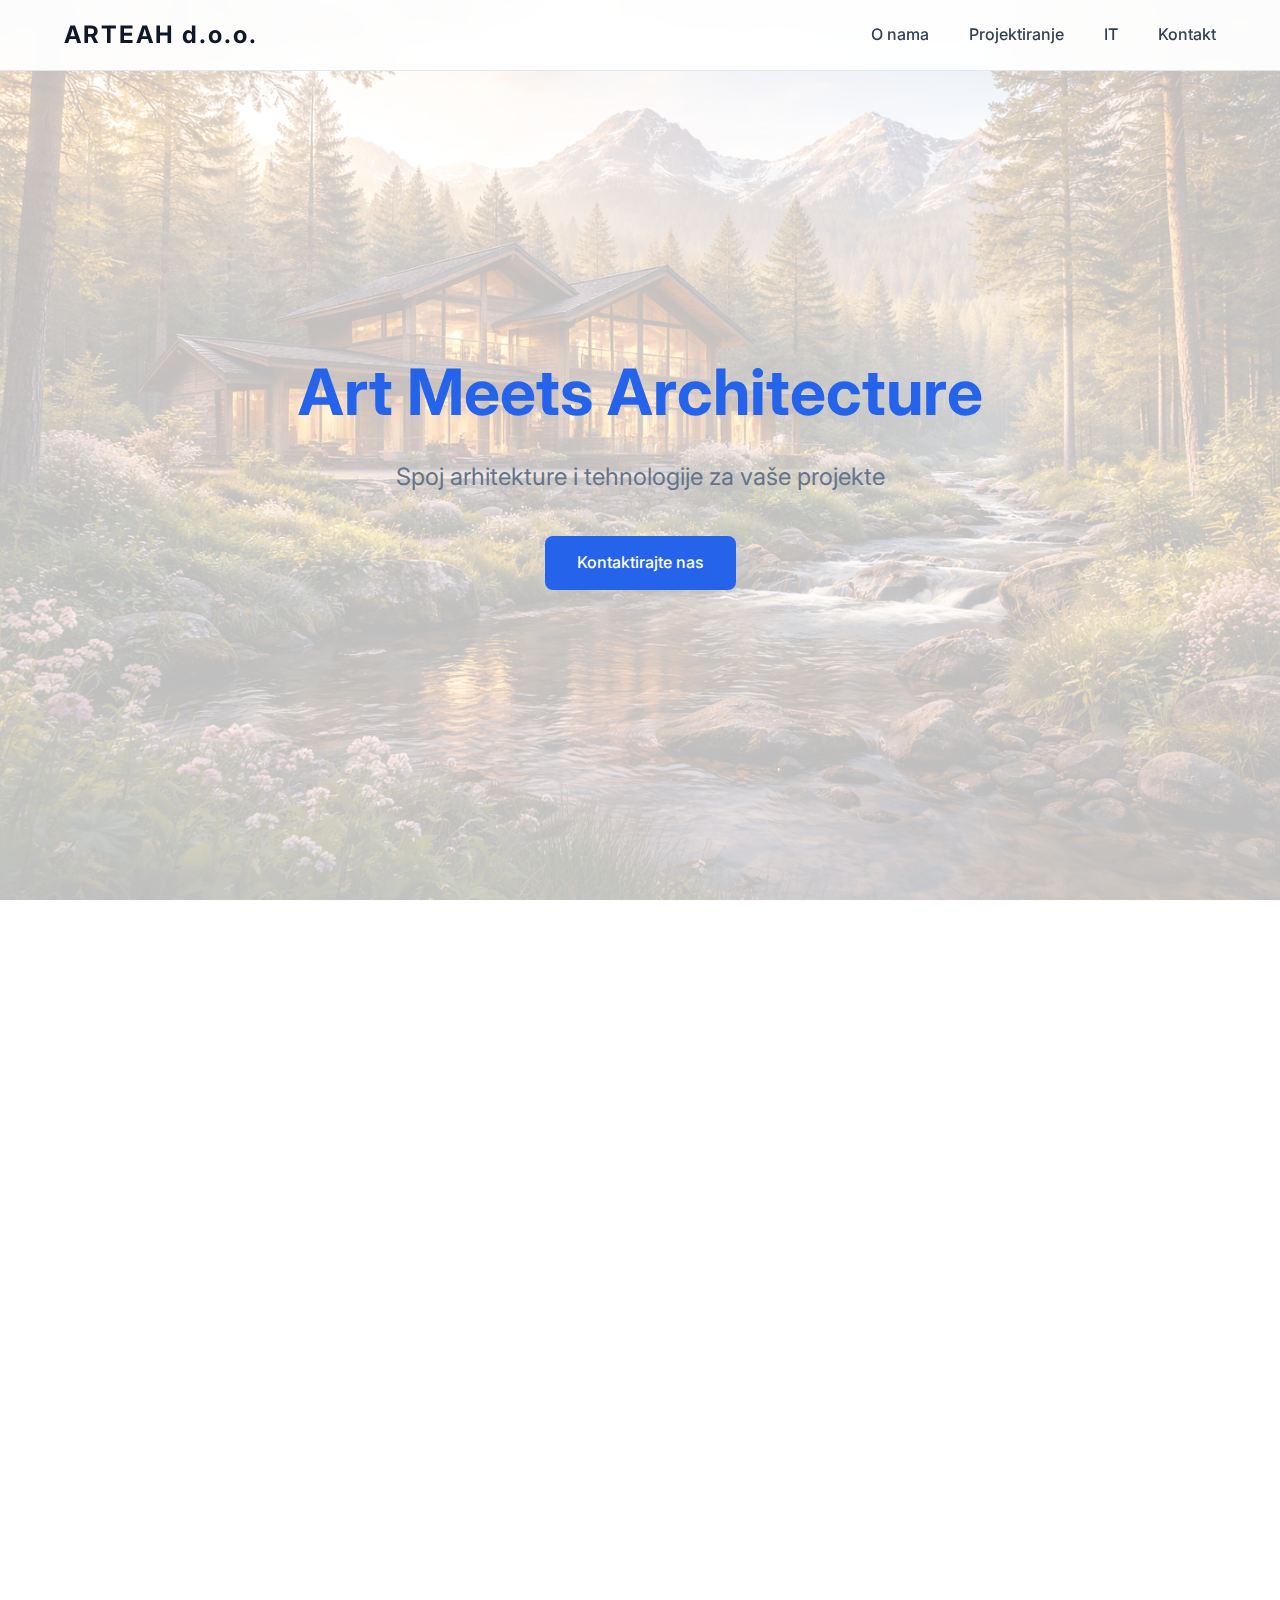
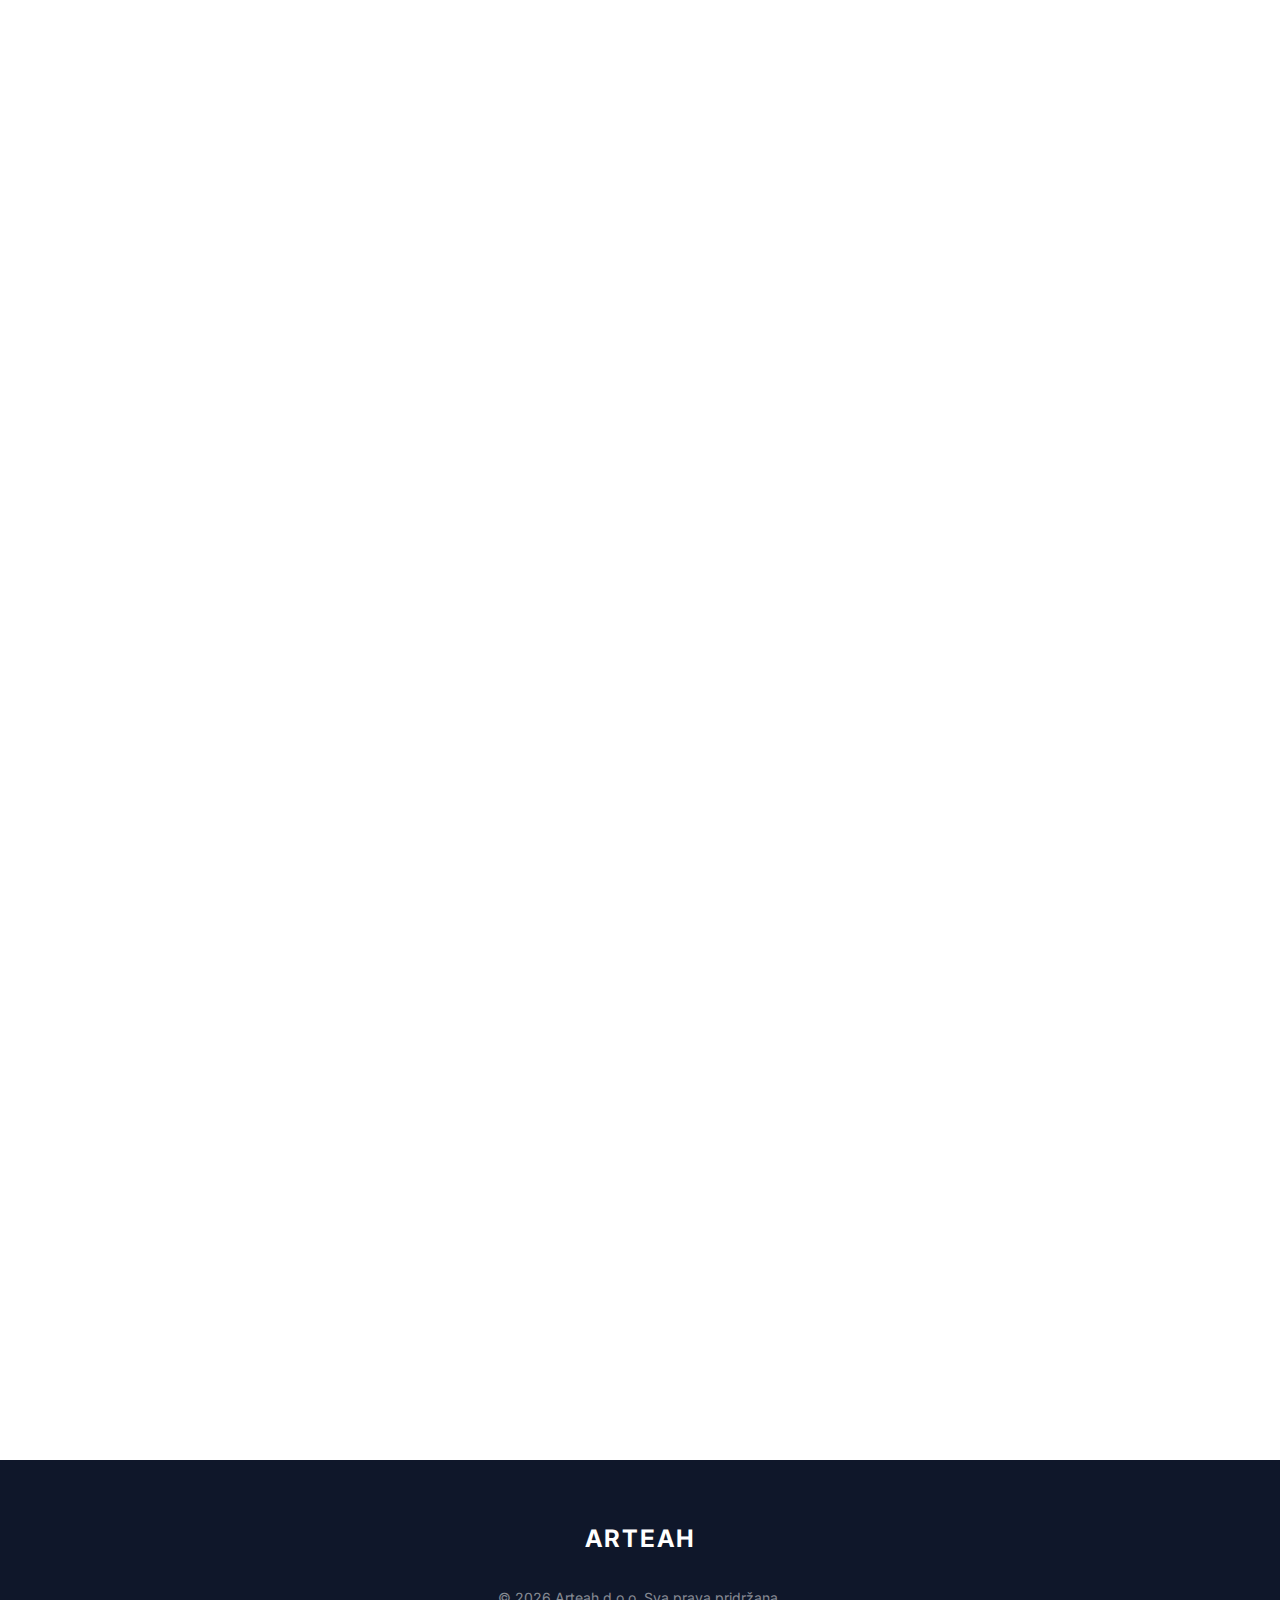
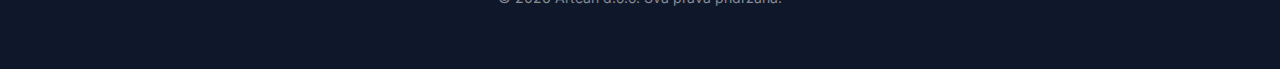
<file: index.html>
<!DOCTYPE html>
<html lang="hr">
<head>
    <meta charset="UTF-8">
    <meta name="viewport" content="width=device-width, initial-scale=1.0">
    <title>ARTEAH d.o.o.</title>
    <meta name="description" content="ARTEAH d.o.o. - Projektiranje i IT usluge, Varaždin, Hrvatska">
    <link rel="preconnect" href="https://fonts.googleapis.com">
    <link rel="preconnect" href="https://fonts.gstatic.com" crossorigin>
    <link href="https://fonts.googleapis.com/css2?family=Inter:wght@300;400;500;600;700&display=swap" rel="stylesheet">
    <link rel="stylesheet" href="styles.css">
</head>
<body>
    <nav class="navbar">
        <div class="container">
            <a href="#" class="logo">ARTEAH d.o.o.</a>
            <ul class="nav-links">
                <li><a href="#o-nama">O nama</a></li>
                <li><a href="#projektiranje">Projektiranje</a></li>
                <li><a href="#it">IT</a></li>
                <li><a href="#kontakt">Kontakt</a></li>
            </ul>
            <button class="mobile-menu-btn" aria-label="Toggle menu">
                <span></span>
                <span></span>
                <span></span>
            </button>
        </div>
    </nav>

    <header class="hero">
        <div class="hero-carousel">
            <div class="hero-slide active" style="background-image: url('img/placeholder_1.png')"></div>
            <div class="hero-slide" style="background-image: url('img/placeholder_2.png')"></div>
        </div>
        <div class="hero-overlay"></div>
        <div class="container">
            <h1><span class="highlight">Art Meets Architecture</span></h1>
            <p class="hero-subtitle">Spoj arhitekture i tehnologije za vaše projekte</p>
            <a href="#kontakt" class="btn btn-primary">Kontaktirajte nas</a>
        </div>
    </header>

    <section id="o-nama" class="section about">
        <div class="container">
            <h2>O nama</h2>
            <div class="about-content">
                <p><strong>ARTEAH d.o.o.</strong> je tvrtka iz Varaždina specijalizirana za savjetovanje u arhitekturi i gradnji te organizaciju izvedbe projekata za zgrade - od prve ideje do usklađene, izvedbene dokumentacije. Radimo na projektima svih veličina, od preuređenja interijera do velikih stambenih i poslovnih kompleksa.</p>
                <p>Direktorica, <strong>Tea Hranj, mag.ing.arch.</strong>, ima dugogodišnje iskustvo u arhitektonskom projektiranju i koordinaciji složenih građevinskih projekata.</p>
            </div>
        </div>
    </section>

    <section id="projektiranje" class="section services">
        <div class="container">
            <h2>Projektiranje</h2>
            <div class="services-grid services-grid-2">
                <div class="service-card">
                    <div class="service-icon">
                        <svg xmlns="http://www.w3.org/2000/svg" width="48" height="48" viewBox="0 0 24 24" fill="none" stroke="currentColor" stroke-width="1.5" stroke-linecap="round" stroke-linejoin="round">
                            <path d="M3 9l9-7 9 7v11a2 2 0 0 1-2 2H5a2 2 0 0 1-2-2z"></path>
                            <polyline points="9 22 9 12 15 12 15 22"></polyline>
                        </svg>
                    </div>
                    <h3>Projektiranje i organizacija</h3>
                    <p>Koordinacija svih faza projekta - od koncepta do izvedbene dokumentacije i dozvola, bilo da se radi o manjem preuređenju ili velikom građevinskom zahvatu.</p>
                </div>
                <div class="service-card">
                    <div class="service-icon">
                        <svg xmlns="http://www.w3.org/2000/svg" width="48" height="48" viewBox="0 0 24 24" fill="none" stroke="currentColor" stroke-width="1.5" stroke-linecap="round" stroke-linejoin="round">
                            <rect x="2" y="6" width="20" height="12" rx="2"></rect>
                            <path d="M12 12h.01"></path>
                            <path d="M17 12h.01"></path>
                            <path d="M7 12h.01"></path>
                        </svg>
                    </div>
                    <h3>Savjetovanje</h3>
                    <p>Stručna podrška pri donošenju odluka o materijalima, izvedivosti i optimizaciji troškova - s naglaskom na održivost i ponovnu upotrebu resursa.</p>
                </div>
            </div>
        </div>
    </section>

    <section id="it" class="section services">
        <div class="container">
            <h2>IT usluge</h2>
            <div class="services-grid services-grid-2">
                <div class="service-card">
                    <div class="service-icon">
                        <svg xmlns="http://www.w3.org/2000/svg" width="48" height="48" viewBox="0 0 24 24" fill="none" stroke="currentColor" stroke-width="1.5" stroke-linecap="round" stroke-linejoin="round">
                            <polyline points="16 18 22 12 16 6"></polyline>
                            <polyline points="8 6 2 12 8 18"></polyline>
                        </svg>
                    </div>
                    <h3>Razvoj aplikacija</h3>
                    <p>Izrada desktop, web i mobilnih aplikacija prilagođenih vašim poslovnim potrebama.</p>
                </div>
                <div class="service-card">
                    <div class="service-icon">
                        <svg xmlns="http://www.w3.org/2000/svg" width="48" height="48" viewBox="0 0 24 24" fill="none" stroke="currentColor" stroke-width="1.5" stroke-linecap="round" stroke-linejoin="round">
                            <rect x="2" y="3" width="20" height="14" rx="2" ry="2"></rect>
                            <line x1="8" y1="21" x2="16" y2="21"></line>
                            <line x1="12" y1="17" x2="12" y2="21"></line>
                        </svg>
                    </div>
                    <h3>IT konzalting</h3>
                    <p>Savjetovanje i tehnička podrška za digitalizaciju vašeg poslovanja.</p>
                </div>
            </div>
        </div>
    </section>

    <section id="kontakt" class="section contact">
        <div class="container">
            <h2>Kontakt</h2>
            <div class="contact-content">
                <div class="contact-info">
                    <div class="contact-item">
                        <svg xmlns="http://www.w3.org/2000/svg" width="24" height="24" viewBox="0 0 24 24" fill="none" stroke="currentColor" stroke-width="2" stroke-linecap="round" stroke-linejoin="round">
                            <circle cx="12" cy="7" r="4"></circle>
                            <path d="M20 21v-2a4 4 0 0 0-4-4H8a4 4 0 0 0-4 4v2"></path>
                        </svg>
                        <div>
                            <h4>Direktorica</h4>
                            <p>Tea Hranj<br>tea@arteah.hr<br>+385 (0) 99 2062 395</p>
                        </div>
                    </div>
                    <div class="contact-item">
                        <svg xmlns="http://www.w3.org/2000/svg" width="24" height="24" viewBox="0 0 24 24" fill="none" stroke="currentColor" stroke-width="2" stroke-linecap="round" stroke-linejoin="round">
                            <path d="M21 10c0 7-9 13-9 13s-9-6-9-13a9 9 0 0 1 18 0z"></path>
                            <circle cx="12" cy="10" r="3"></circle>
                        </svg>
                        <div>
                            <h4>Adresa</h4>
                            <p>Zadarska ulica 1<br>Varaždin, Hrvatska</p>
                        </div>
                    </div>
                </div>
                <div class="contact-cta">
                    <p>Spremni ste za novi projekt? Javite nam se!</p>
                    <a href="mailto:tea@arteah.hr" class="btn btn-primary">Pošaljite email</a>
                </div>
            </div>
        </div>
    </section>

    <footer class="footer">
        <div class="container">
            <div class="footer-content">
                <p class="footer-logo">ARTEAH</p>
                <p class="footer-copyright">&copy; 2026 Arteah d.o.o. Sva prava pridržana.</p>
            </div>
        </div>
    </footer>

    <script src="script.js"></script>
</body>
</html>
</file>
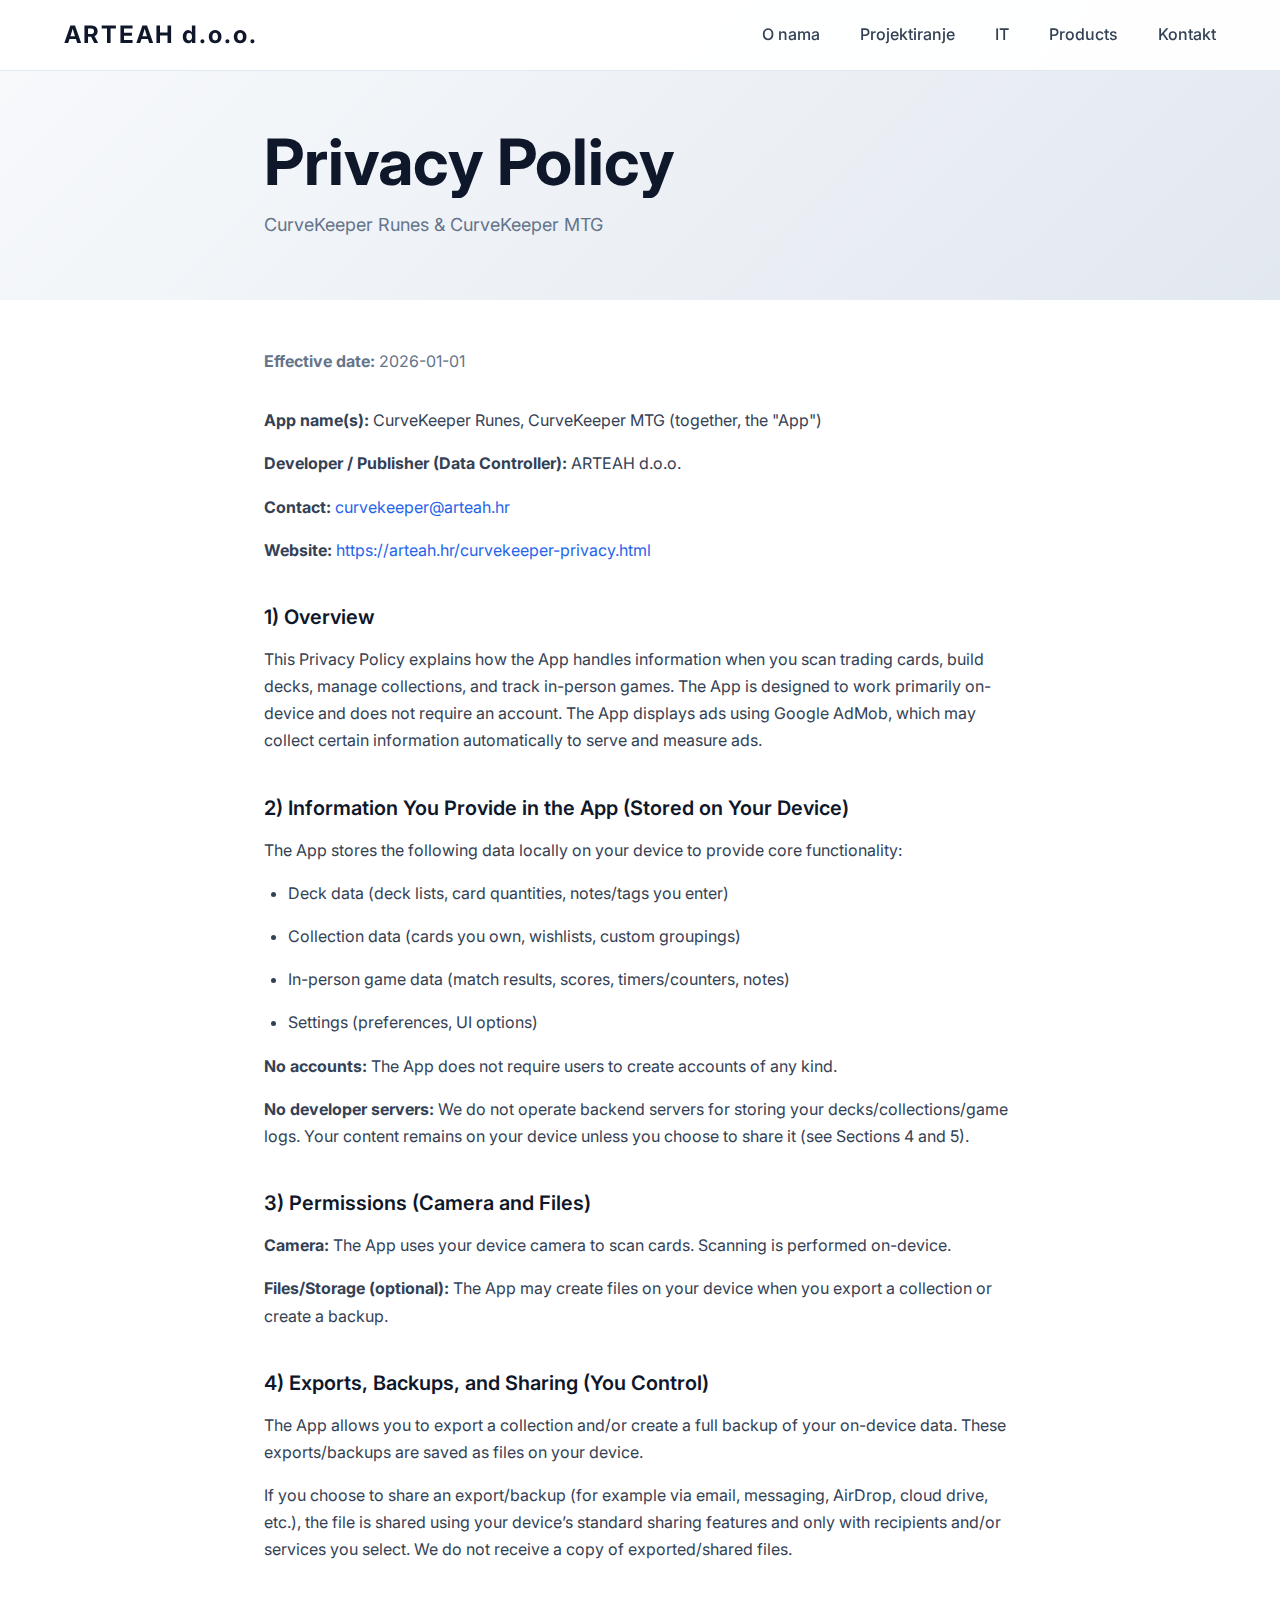
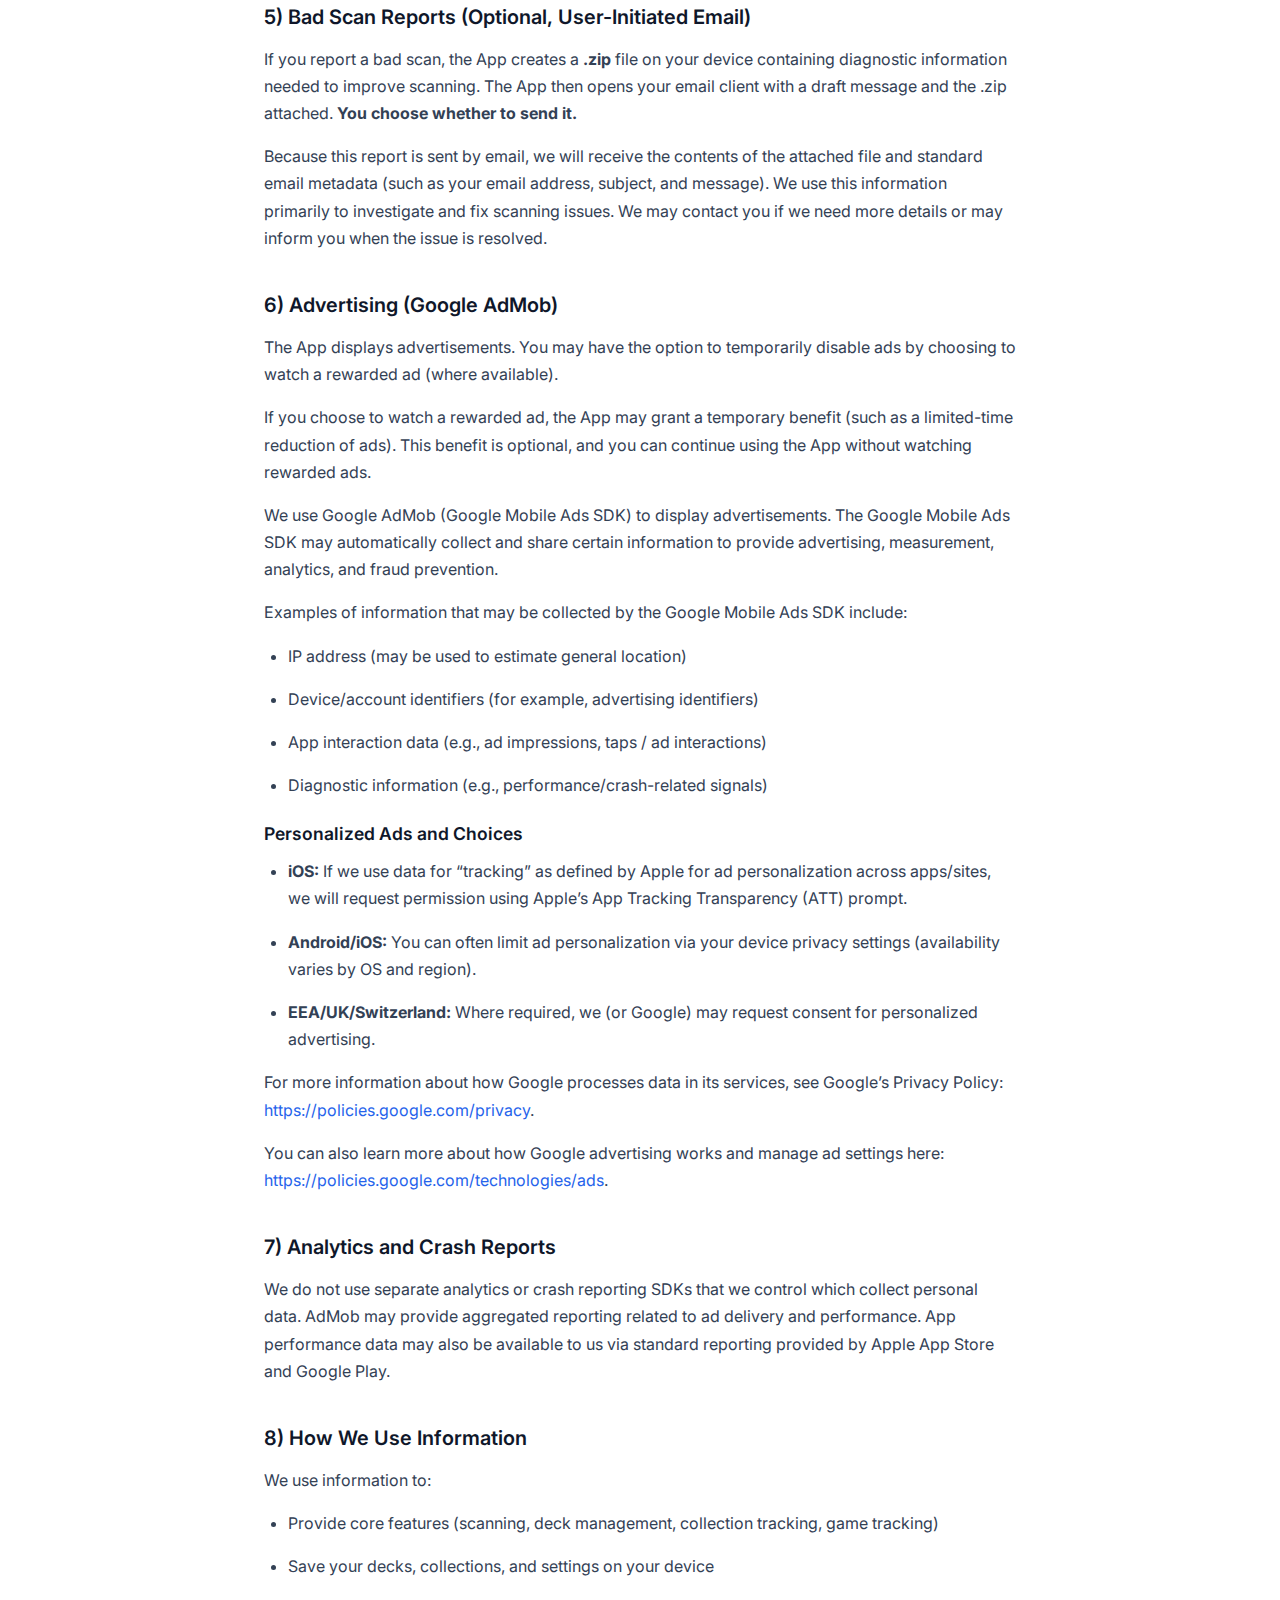
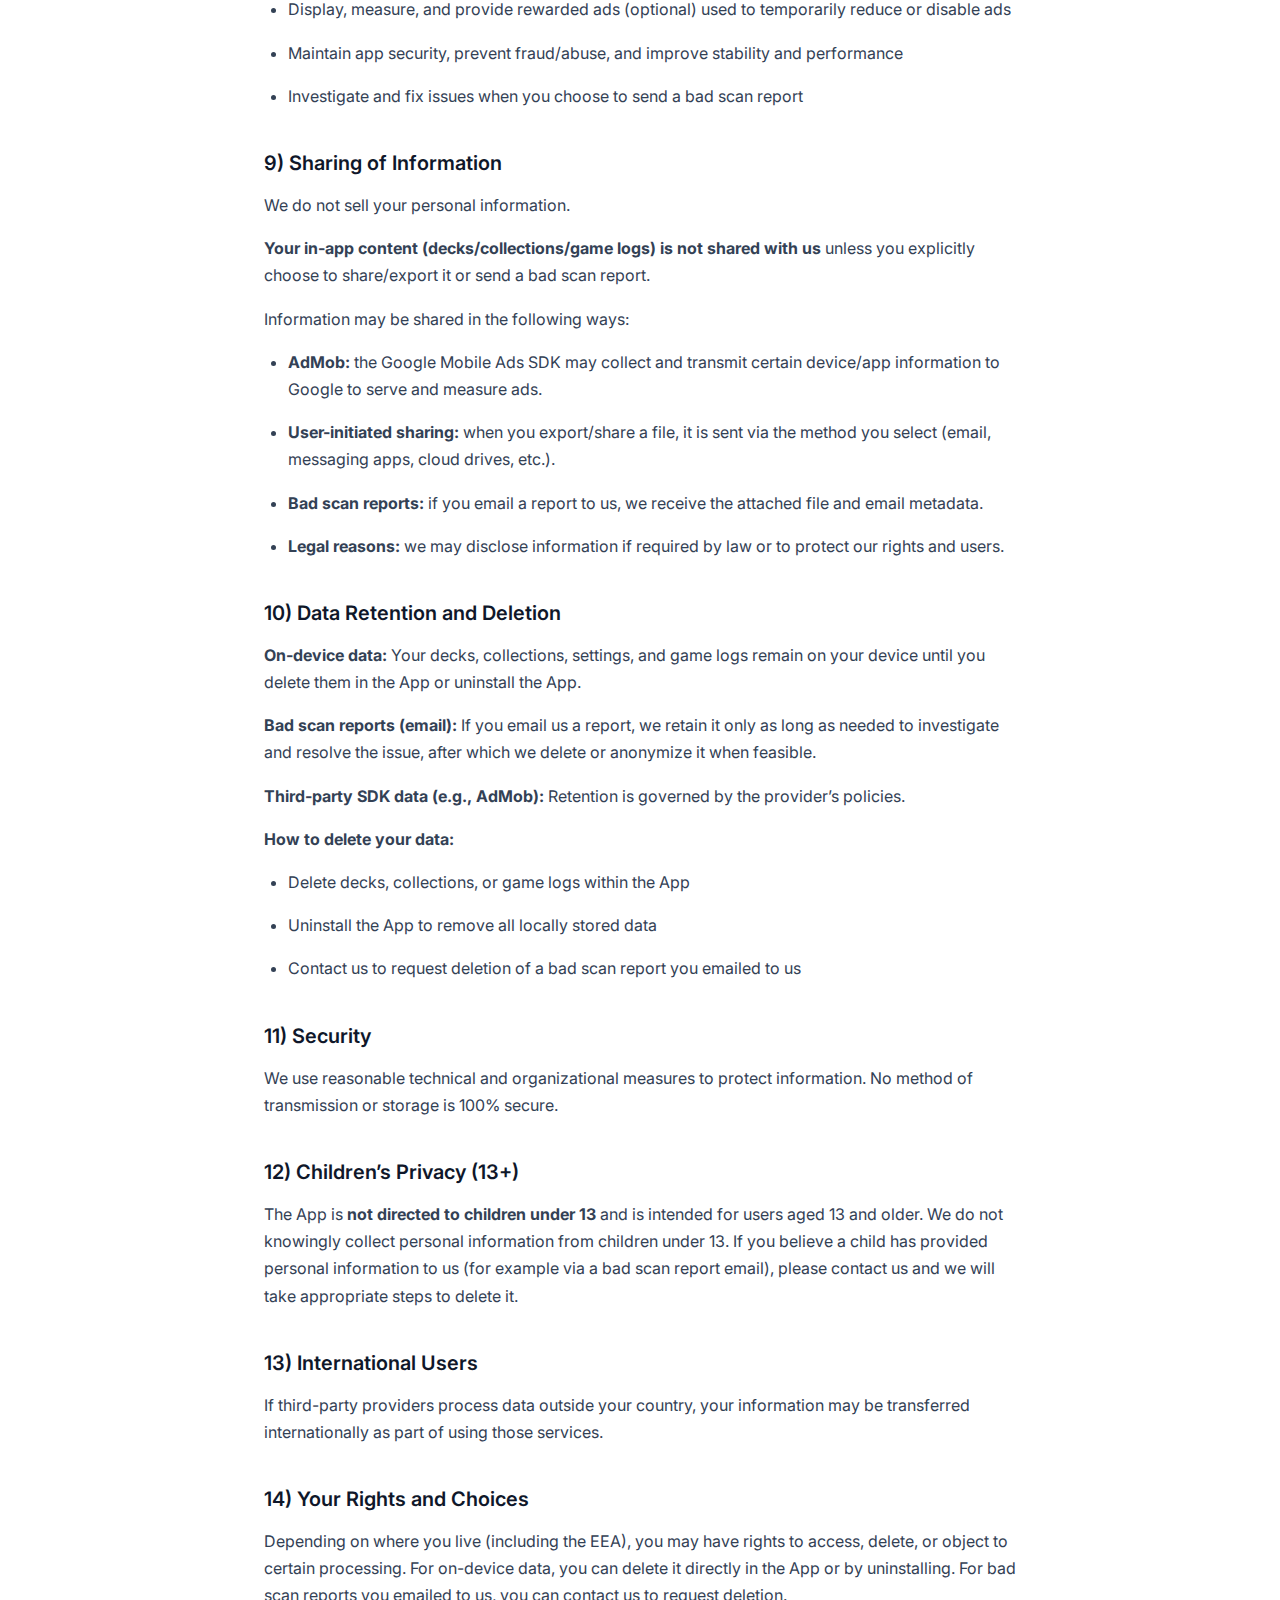
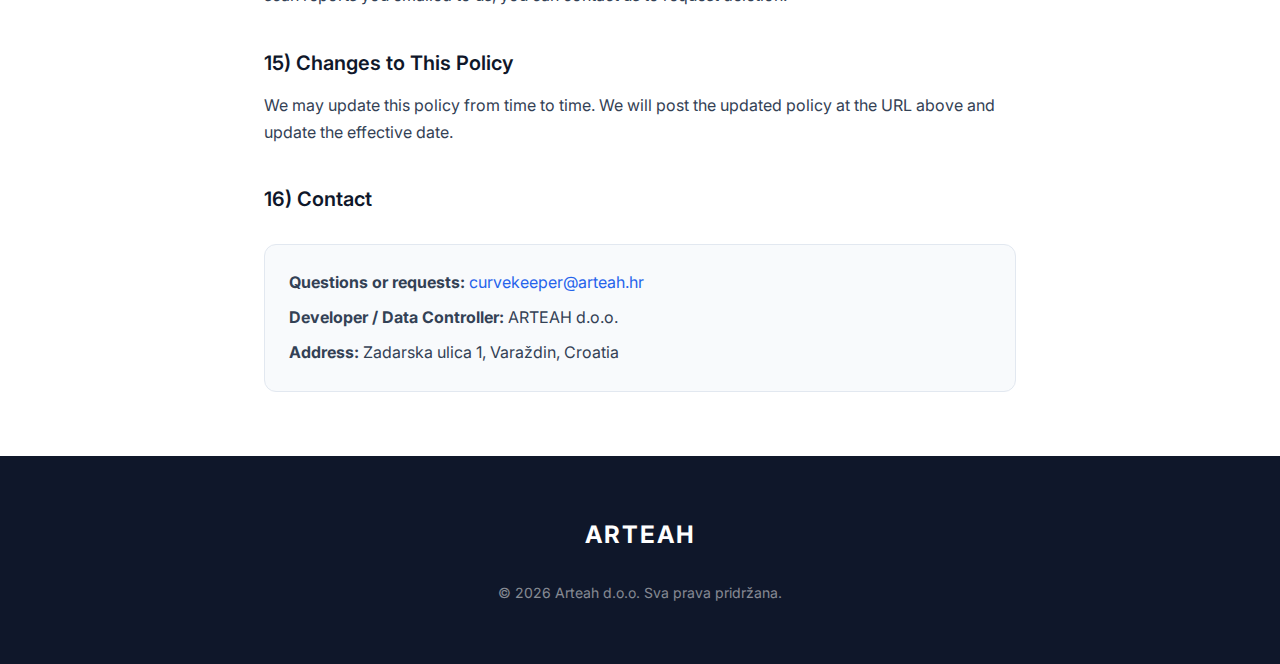
<file: curvekeeper-privacy.html>
<!DOCTYPE html>
<html lang="en">
<head>
    <meta charset="UTF-8">
    <meta name="viewport" content="width=device-width, initial-scale=1.0">
    <title>Privacy Policy - CurveKeeper | ARTEAH</title>
    <meta name="description" content="Privacy Policy for CurveKeeper Runes and CurveKeeper MTG mobile applications.">
    <link rel="preconnect" href="https://fonts.googleapis.com">
    <link rel="preconnect" href="https://fonts.gstatic.com" crossorigin>
    <link href="https://fonts.googleapis.com/css2?family=Inter:wght@300;400;500;600;700&display=swap" rel="stylesheet">
    <link rel="stylesheet" href="styles.css">
    <style>
        .privacy-header {
            padding: 120px 24px 60px;
            background: linear-gradient(135deg, #f8fafc 0%, #e2e8f0 100%);
        }
        .privacy-header .container {
            max-width: 800px;
        }
        .privacy-header h1 {
            margin-bottom: 0.5rem;
        }
        .privacy-header p {
            color: var(--color-text-light);
            font-size: 1.125rem;
        }
        .privacy-content {
            max-width: 800px;
            margin: 0 auto;
            padding: 3rem 24px 4rem;
        }
        .privacy-content .effective-date {
            color: var(--color-text-light);
            margin-bottom: 2rem;
        }
        .privacy-content h2 {
            margin-top: 2.5rem;
            margin-bottom: 1rem;
            font-size: 1.25rem;
            text-align: left;
        }
        .privacy-content h3 {
            margin-top: 1.5rem;
            margin-bottom: 0.75rem;
            font-size: 1.1rem;
        }
        .privacy-content p,
        .privacy-content li {
            line-height: 1.7;
            margin-bottom: 1rem;
            color: var(--color-text);
        }
        .privacy-content ul {
            margin-left: 1.5rem;
            margin-bottom: 1rem;
        }
        .privacy-content a {
            color: var(--color-primary);
            transition: var(--transition);
        }
        .privacy-content a:hover {
            color: var(--color-primary-dark);
            text-decoration: underline;
        }
        .privacy-contact-box {
            background: var(--color-bg-alt);
            padding: 1.5rem;
            border-radius: 12px;
            border: 1px solid var(--color-border);
            margin-top: 2rem;
        }
        .privacy-contact-box p {
            margin-bottom: 0.5rem;
        }
        .privacy-contact-box p:last-child {
            margin-bottom: 0;
        }
    </style>
</head>
<body>
    <nav class="navbar">
        <div class="container">
            <a href="index.html" class="logo">ARTEAH d.o.o.</a>
            <ul class="nav-links">
                <li><a href="index.html#o-nama">O nama</a></li>
                <li><a href="index.html#projektiranje">Projektiranje</a></li>
                <li><a href="index.html#it">IT</a></li>
                <li><a href="index.html#products">Products</a></li>
                <li><a href="index.html#kontakt">Kontakt</a></li>
            </ul>
            <button class="mobile-menu-btn" aria-label="Toggle menu">
                <span></span>
                <span></span>
                <span></span>
            </button>
        </div>
    </nav>

    <header class="privacy-header">
        <div class="container">
            <h1>Privacy Policy</h1>
            <p>CurveKeeper Runes & CurveKeeper MTG</p>
        </div>
    </header>

    <main class="privacy-content">
        <p class="effective-date"><strong>Effective date:</strong> 2026-01-01</p>
        <p><strong>App name(s):</strong> CurveKeeper Runes, CurveKeeper MTG (together, the "App")</p>
        <p><strong>Developer / Publisher (Data Controller):</strong> ARTEAH d.o.o.</p>
        <p><strong>Contact:</strong> <a href="mailto:curvekeeper@arteah.hr">curvekeeper@arteah.hr</a></p>
        <p><strong>Website:</strong> <a href="https://arteah.hr/curvekeeper-privacy.html">https://arteah.hr/curvekeeper-privacy.html</a></p>

        <h2>1) Overview</h2>
        <p>
            This Privacy Policy explains how the App handles information when you scan trading cards, build decks, manage collections,
            and track in-person games. The App is designed to work primarily on-device and does not require an account.
            The App displays ads using Google AdMob, which may collect certain information automatically to serve and measure ads.
        </p>

        <h2>2) Information You Provide in the App (Stored on Your Device)</h2>
        <p>The App stores the following data locally on your device to provide core functionality:</p>
        <ul>
            <li>Deck data (deck lists, card quantities, notes/tags you enter)</li>
            <li>Collection data (cards you own, wishlists, custom groupings)</li>
            <li>In-person game data (match results, scores, timers/counters, notes)</li>
            <li>Settings (preferences, UI options)</li>
        </ul>
        <p><strong>No accounts:</strong> The App does not require users to create accounts of any kind.</p>
        <p><strong>No developer servers:</strong> We do not operate backend servers for storing your decks/collections/game logs. Your content remains on your device unless you choose to share it (see Sections 4 and 5).</p>

        <h2>3) Permissions (Camera and Files)</h2>
        <p><strong>Camera:</strong> The App uses your device camera to scan cards. Scanning is performed on-device.</p>
        <p><strong>Files/Storage (optional):</strong> The App may create files on your device when you export a collection or create a backup.</p>

        <h2>4) Exports, Backups, and Sharing (You Control)</h2>
        <p>
            The App allows you to export a collection and/or create a full backup of your on-device data.
            These exports/backups are saved as files on your device.
        </p>
        <p>
            If you choose to share an export/backup (for example via email, messaging, AirDrop, cloud drive, etc.),
            the file is shared using your device’s standard sharing features and only with recipients and/or services you select.
            We do not receive a copy of exported/shared files.
        </p>

        <h2>5) Bad Scan Reports (Optional, User-Initiated Email)</h2>
        <p>
            If you report a bad scan, the App creates a <strong>.zip</strong> file on your device containing diagnostic information needed to improve scanning.
            The App then opens your email client with a draft message and the .zip attached. <strong>You choose whether to send it.</strong>
        </p>
        <p>
            Because this report is sent by email, we will receive the contents of the attached file and standard email metadata (such as your email address, subject, and message).
            We use this information primarily to investigate and fix scanning issues. We may contact you if we need more details or may inform you when the issue is resolved.
        </p>

        <h2>6) Advertising (Google AdMob)</h2>
        <p>
            The App displays advertisements. You may have the option to temporarily disable ads by choosing to watch a rewarded ad
            (where available).
        </p>
        <p>
        If you choose to watch a rewarded ad, the App may grant a temporary benefit (such as a limited-time reduction of ads).
        This benefit is optional, and you can continue using the App without watching rewarded ads.
        </p>
        <p>
            We use Google AdMob (Google Mobile Ads SDK) to display advertisements.
            The Google Mobile Ads SDK may automatically collect and share certain information to provide advertising, measurement, analytics, and fraud prevention.
        </p>
        <p>Examples of information that may be collected by the Google Mobile Ads SDK include:</p>
        <ul>
            <li>IP address (may be used to estimate general location)</li>
            <li>Device/account identifiers (for example, advertising identifiers)</li>
            <li>App interaction data (e.g., ad impressions, taps / ad interactions)</li>
            <li>Diagnostic information (e.g., performance/crash-related signals)</li>
        </ul>
        
        <h3>Personalized Ads and Choices</h3>
        <ul>
            <li><strong>iOS:</strong> If we use data for “tracking” as defined by Apple for ad personalization across apps/sites, we will request permission using Apple’s App Tracking Transparency (ATT) prompt.</li>
            <li><strong>Android/iOS:</strong> You can often limit ad personalization via your device privacy settings (availability varies by OS and region).</li>
            <li><strong>EEA/UK/Switzerland:</strong> Where required, we (or Google) may request consent for personalized advertising.</li>
        </ul>

        <p>
        For more information about how Google processes data in its services, see Google’s Privacy Policy:
        <a href="https://policies.google.com/privacy" target="_blank" rel="noopener noreferrer">https://policies.google.com/privacy</a>.
        </p>
        <p>
        You can also learn more about how Google advertising works and manage ad settings here:
        <a href="https://policies.google.com/technologies/ads" target="_blank" rel="noopener noreferrer">https://policies.google.com/technologies/ads</a>.
        </p>

        <h2>7) Analytics and Crash Reports</h2>
        <p>
            We do not use separate analytics or crash reporting SDKs that we control which collect personal data.
            AdMob may provide aggregated reporting related to ad delivery and performance.
            App performance data may also be available to us via standard reporting provided by Apple App Store and Google Play.
        </p>

        <h2>8) How We Use Information</h2>
        <p>We use information to:</p>
        <ul>
            <li>Provide core features (scanning, deck management, collection tracking, game tracking)</li>
            <li>Save your decks, collections, and settings on your device</li>
            <li>Display, measure, and provide rewarded ads (optional) used to temporarily reduce or disable ads</li>
            <li>Maintain app security, prevent fraud/abuse, and improve stability and performance</li>
            <li>Investigate and fix issues when you choose to send a bad scan report</li>
        </ul>

        <h2>9) Sharing of Information</h2>
        <p>We do not sell your personal information.</p>
        <p><strong>Your in-app content (decks/collections/game logs) is not shared with us</strong> unless you explicitly choose to share/export it or send a bad scan report.</p>
        <p>Information may be shared in the following ways:</p>
        <ul>
            <li><strong>AdMob:</strong> the Google Mobile Ads SDK may collect and transmit certain device/app information to Google to serve and measure ads.</li>
            <li><strong>User-initiated sharing:</strong> when you export/share a file, it is sent via the method you select (email, messaging apps, cloud drives, etc.).</li>
            <li><strong>Bad scan reports:</strong> if you email a report to us, we receive the attached file and email metadata.</li>
            <li><strong>Legal reasons:</strong> we may disclose information if required by law or to protect our rights and users.</li>
        </ul>

        <h2>10) Data Retention and Deletion</h2>
        <p><strong>On-device data:</strong> Your decks, collections, settings, and game logs remain on your device until you delete them in the App or uninstall the App.</p>
        <p><strong>Bad scan reports (email):</strong> If you email us a report, we retain it only as long as needed to investigate and resolve the issue, after which we delete or anonymize it when feasible.</p>
        <p><strong>Third-party SDK data (e.g., AdMob):</strong> Retention is governed by the provider’s policies.</p>
        <p><strong>How to delete your data:</strong></p>
        <ul>
            <li>Delete decks, collections, or game logs within the App</li>
            <li>Uninstall the App to remove all locally stored data</li>
            <li>Contact us to request deletion of a bad scan report you emailed to us</li>
        </ul>

        <h2>11) Security</h2>
        <p>We use reasonable technical and organizational measures to protect information. No method of transmission or storage is 100% secure.</p>

        <h2>12) Children’s Privacy (13+)</h2>
        <p>
            The App is <strong>not directed to children under 13</strong> and is intended for users aged 13 and older.
            We do not knowingly collect personal information from children under 13.
            If you believe a child has provided personal information to us (for example via a bad scan report email), please contact us and we will take appropriate steps to delete it.
        </p>

        <h2>13) International Users</h2>
        <p>If third-party providers process data outside your country, your information may be transferred internationally as part of using those services.</p>

        <h2>14) Your Rights and Choices</h2>
        <p>
            Depending on where you live (including the EEA), you may have rights to access, delete, or object to certain processing.
            For on-device data, you can delete it directly in the App or by uninstalling.
            For bad scan reports you emailed to us, you can contact us to request deletion.
        </p>

        <h2>15) Changes to This Policy</h2>
        <p>We may update this policy from time to time. We will post the updated policy at the URL above and update the effective date.</p>

        <h2>16) Contact</h2>
        <div class="privacy-contact-box">
            <p><strong>Questions or requests:</strong> <a href="mailto:curvekeeper@arteah.hr">curvekeeper@arteah.hr</a></p>
            <p><strong>Developer / Data Controller:</strong> ARTEAH d.o.o.</p>
            <p><strong>Address:</strong> Zadarska ulica 1, Varaždin, Croatia</p>
        </div>
        </main>


    <footer class="footer">
        <div class="container">
            <div class="footer-content">
                <p class="footer-logo">ARTEAH</p>
                <p class="footer-copyright">&copy; 2026 Arteah d.o.o. Sva prava pridržana.</p>
            </div>
        </div>
    </footer>

    <script src="script.js"></script>
</body>
</html>
</file>
<file: styles.css>
/* CSS Variables */
:root {
    --color-primary: #2563eb;
    --color-primary-dark: #1d4ed8;
    --color-secondary: #0f172a;
    --color-text: #334155;
    --color-text-light: #64748b;
    --color-bg: #ffffff;
    --color-bg-alt: #f8fafc;
    --color-border: #e2e8f0;
    --font-family: 'Inter', -apple-system, BlinkMacSystemFont, 'Segoe UI', Roboto, sans-serif;
    --transition: all 0.3s ease;
    --shadow-sm: 0 1px 2px 0 rgb(0 0 0 / 0.05);
    --shadow: 0 4px 6px -1px rgb(0 0 0 / 0.1), 0 2px 4px -2px rgb(0 0 0 / 0.1);
    --shadow-lg: 0 10px 15px -3px rgb(0 0 0 / 0.1), 0 4px 6px -4px rgb(0 0 0 / 0.1);
}

/* Reset & Base */
*, *::before, *::after {
    margin: 0;
    padding: 0;
    box-sizing: border-box;
}

html {
    scroll-behavior: smooth;
}

body {
    font-family: var(--font-family);
    font-size: 16px;
    line-height: 1.6;
    color: var(--color-text);
    background-color: var(--color-bg);
}

/* Container */
.container {
    max-width: 1200px;
    margin: 0 auto;
    padding: 0 24px;
}

/* Typography */
h1, h2, h3, h4 {
    color: var(--color-secondary);
    font-weight: 600;
    line-height: 1.3;
}

h1 {
    font-size: clamp(2.5rem, 5vw, 4rem);
    font-weight: 700;
}

h2 {
    font-size: clamp(1.75rem, 3vw, 2.5rem);
    margin-bottom: 2rem;
    text-align: center;
}

h3 {
    font-size: 1.25rem;
    margin-bottom: 0.75rem;
}

a {
    text-decoration: none;
    color: inherit;
}

/* Buttons */
.btn {
    display: inline-block;
    padding: 14px 32px;
    border-radius: 8px;
    font-weight: 500;
    font-size: 1rem;
    transition: var(--transition);
    cursor: pointer;
    border: none;
}

.btn-primary {
    background-color: var(--color-primary);
    color: white;
}

.btn-primary:hover {
    background-color: var(--color-primary-dark);
    transform: translateY(-2px);
    box-shadow: var(--shadow-lg);
}

/* Navbar */
.navbar {
    position: fixed;
    top: 0;
    left: 0;
    right: 0;
    background: rgba(255, 255, 255, 0.95);
    backdrop-filter: blur(10px);
    z-index: 1000;
    padding: 16px 0;
    border-bottom: 1px solid var(--color-border);
}

.navbar .container {
    display: flex;
    justify-content: space-between;
    align-items: center;
}

.logo {
    font-size: 1.5rem;
    font-weight: 700;
    color: var(--color-secondary);
    letter-spacing: 2px;
}

.nav-links {
    display: flex;
    list-style: none;
    gap: 40px;
}

.nav-links a {
    color: var(--color-text);
    font-weight: 500;
    transition: var(--transition);
    position: relative;
}

.nav-links a:hover {
    color: var(--color-primary);
}

.nav-links a::after {
    content: '';
    position: absolute;
    bottom: -4px;
    left: 0;
    width: 0;
    height: 2px;
    background-color: var(--color-primary);
    transition: var(--transition);
}

.nav-links a:hover::after {
    width: 100%;
}

/* Mobile Menu Button */
.mobile-menu-btn {
    display: none;
    flex-direction: column;
    gap: 5px;
    background: none;
    border: none;
    cursor: pointer;
    padding: 5px;
}

.mobile-menu-btn span {
    display: block;
    width: 25px;
    height: 2px;
    background-color: var(--color-secondary);
    transition: var(--transition);
}

/* Hero Section */
.hero {
    min-height: 100vh;
    display: flex;
    align-items: center;
    justify-content: center;
    text-align: center;
    position: relative;
    padding: 120px 24px 80px;
    overflow: hidden;
}

.hero-carousel {
    position: absolute;
    top: 0;
    left: 0;
    width: 100%;
    height: 100%;
    z-index: 0;
}

.hero-slide {
    position: absolute;
    top: 0;
    left: 0;
    width: 100%;
    height: 100%;
    background-size: cover;
    background-position: center;
    opacity: 0;
    transition: opacity 1.5s ease-in-out;
}

.hero-slide.active {
    opacity: 1;
}

.hero-overlay {
    position: absolute;
    top: 0;
    left: 0;
    width: 100%;
    height: 100%;
    background: rgba(255, 255, 255, 0.75);
    z-index: 1;
}

.hero .container {
    position: relative;
    z-index: 2;
}

.hero h1 {
    margin-bottom: 1.5rem;
}

.highlight {
    color: var(--color-primary);
}

.hero-subtitle {
    font-size: clamp(1.125rem, 2vw, 1.5rem);
    color: var(--color-text-light);
    margin-bottom: 2.5rem;
    max-width: 600px;
    margin-left: auto;
    margin-right: auto;
}

/* Sections */
.section {
    padding: 100px 0;
}

.section:nth-child(even) {
    background-color: var(--color-bg-alt);
}

/* About Section */
.about-content {
    max-width: 800px;
    margin: 0 auto;
    text-align: center;
}

.about-content p {
    margin-bottom: 1.5rem;
    font-size: 1.125rem;
    color: var(--color-text-light);
}

/* Services Section */
.services-grid {
    display: grid;
    grid-template-columns: repeat(auto-fit, minmax(300px, 1fr));
    gap: 32px;
    margin-top: 3rem;
}

.services-grid-2 {
    grid-template-columns: repeat(auto-fit, minmax(300px, 1fr));
    max-width: 800px;
    margin-left: auto;
    margin-right: auto;
}

.service-card {
    background: var(--color-bg);
    padding: 40px 32px;
    border-radius: 16px;
    text-align: center;
    transition: var(--transition);
    border: 1px solid var(--color-border);
}

.service-card:hover {
    transform: translateY(-8px);
    box-shadow: var(--shadow-lg);
}

.service-icon {
    color: var(--color-primary);
    margin-bottom: 1.5rem;
}

.service-card p {
    color: var(--color-text-light);
}

/* Products Section */
.products-grid {
    display: grid;
    grid-template-columns: repeat(auto-fit, minmax(250px, 300px));
    gap: 32px;
    justify-content: center;
    margin-top: 3rem;
}

.product-card {
    display: block;
    background: var(--color-bg);
    padding: 24px;
    border-radius: 16px;
    text-align: center;
    transition: var(--transition);
    border: 1px solid var(--color-border);
}

.product-card:hover {
    transform: translateY(-8px);
    box-shadow: var(--shadow-lg);
}

.product-image {
    width: 100%;
    aspect-ratio: 1 / 1;
    margin-bottom: 1.5rem;
    border-radius: 12px;
    overflow: hidden;
    background: var(--color-bg-alt);
    position: relative;
}

.product-image img {
    width: 100%;
    height: 100%;
    object-fit: cover;
    object-position: center 10%;
}

.product-image-layered {
    position: relative;
    display: flex;
    align-items: center;
    justify-content: center;
    background-color: #000000;
}

.product-image-layered::before {
    content: '';
    position: absolute;
    top: 0;
    left: 0;
    width: 100%;
    height: 100%;
    background-image: var(--bg-image);
    background-size: cover;
    background-repeat: no-repeat;
    background-position: center 10%;
    opacity: 0.15;
}

.product-image-layered img {
    position: relative;
    z-index: 1;
    width: 80%;
    height: 80%;
    object-fit: contain;
}

.product-card h3 {
    margin-bottom: 0.5rem;
}

.product-card p {
    color: var(--color-text-light);
    font-size: 0.95rem;
}

.coming-soon-badge {
    display: inline-block;
    padding: 4px 12px;
    background: linear-gradient(135deg, #f59e0b, #d97706);
    color: white;
    border-radius: 12px;
    font-size: 0.75rem;
    font-weight: 600;
    text-transform: uppercase;
    letter-spacing: 0.5px;
    margin-top: 0.75rem;
    box-shadow: 0 2px 4px rgba(245, 158, 11, 0.3);
}

.platform-badges {
    display: flex;
    gap: 0.5rem;
    margin-top: 0.75rem;
    flex-wrap: wrap;
    align-items: center;
    justify-content: center;
}

.platform-badge {
    display: inline-flex;
    align-items: center;
    gap: 0.35rem;
    padding: 4px 10px;
    border-radius: 12px;
    font-size: 0.7rem;
    font-weight: 600;
    letter-spacing: 0.5px;
    background: linear-gradient(135deg, #64748b, #475569);
    color: white;
    box-shadow: 0 2px 4px rgba(100, 116, 139, 0.3);
}

.platform-badge-ios {
    text-transform: none;
}

.platform-badge.available {
    background: linear-gradient(135deg, var(--color-primary), var(--color-primary-dark));
    box-shadow: 0 2px 4px rgba(37, 99, 235, 0.3);
}

.platform-badge svg {
    flex-shrink: 0;
}

.store-badge {
    height: 40px;
    width: auto;
    max-width: 150px;
    display: block;
}

/* CurveKeeper Page Styles */
.CurveKeeper-hero {
    padding: 140px 24px 80px;
    background: linear-gradient(135deg, #f8fafc 0%, #e2e8f0 100%);
}

.CurveKeeper-hero .container {
    display: grid;
    grid-template-columns: 1fr 1fr;
    gap: 60px;
    align-items: center;
}

.CurveKeeper-hero h1 {
    font-size: clamp(3rem, 6vw, 5rem);
    margin-bottom: 0.5rem;
    color: var(--color-primary);
    white-space: nowrap;
}

.CurveKeeper-tagline {
    font-size: 1.5rem;
    color: var(--color-secondary);
    margin-bottom: 1.5rem;
    font-weight: 500;
}

.CurveKeeper-description {
    font-size: 1.125rem;
    color: var(--color-text-light);
    margin-bottom: 2rem;
    line-height: 1.7;
}

.CurveKeeper-platforms {
    display: flex;
    gap: 12px;
}

.platform-badge {
    display: inline-block;
    padding: 8px 20px;
    background: var(--color-secondary);
    color: white;
    border-radius: 20px;
    font-size: 0.875rem;
    font-weight: 500;
}

.CurveKeeper-hero-image {
    display: flex;
    justify-content: center;
}

.CurveKeeper-hero-image img {
    max-width: 100%;
    max-height: 500px;
}

/* Feature Blocks */
.CurveKeeper-features {
    background: var(--color-bg);
}

.feature-block {
    display: grid;
    grid-template-columns: 1fr 1.5fr;
    gap: 60px;
    align-items: center;
    padding: 60px 0;
    border-bottom: 1px solid var(--color-border);
}

.feature-block:last-child {
    border-bottom: none;
}

.feature-block.reverse {
    grid-template-columns: 1.5fr 1fr;
}

.feature-block.reverse .feature-content {
    order: 2;
}

.feature-block.reverse .feature-screenshots {
    order: 1;
}

.feature-icon {
    width: 60px;
    height: 60px;
    background: var(--color-primary);
    color: white;
    border-radius: 12px;
    display: flex;
    align-items: center;
    justify-content: center;
    margin-bottom: 1.5rem;
}

.feature-content h3 {
    font-size: 1.5rem;
    margin-bottom: 1rem;
}

.feature-content p {
    color: var(--color-text-light);
    line-height: 1.7;
}

.feature-screenshots {
    display: flex;
    gap: 16px;
    justify-content: center;
}

.feature-screenshots img {
    width: 140px;
    height: auto;
    border-radius: 16px;
    box-shadow: var(--shadow);
    background: var(--color-bg-alt);
}

/* Data Section */
.CurveKeeper-data {
    background: var(--color-bg-alt);
}

.data-grid {
    display: grid;
    grid-template-columns: repeat(auto-fit, minmax(250px, 1fr));
    gap: 24px;
    margin-top: 3rem;
}

.data-card {
    background: var(--color-bg);
    padding: 24px;
    border-radius: 12px;
    border: 1px solid var(--color-border);
}

.data-card h4 {
    color: var(--color-primary);
    margin-bottom: 0.75rem;
    font-size: 1rem;
}

.data-card p {
    color: var(--color-text-light);
    font-size: 0.95rem;
    line-height: 1.6;
}

.privacy-notice {
    margin-top: 3rem;
    padding: 32px;
    background: var(--color-bg);
    border-radius: 12px;
    border: 1px solid var(--color-border);
}

.privacy-notice h3 {
    margin-bottom: 1rem;
}

.privacy-notice ul {
    list-style: none;
    display: grid;
    grid-template-columns: repeat(auto-fit, minmax(200px, 1fr));
    gap: 12px;
}

.privacy-notice li {
    color: var(--color-text-light);
    padding-left: 24px;
    position: relative;
}

.privacy-notice li::before {
    content: '✓';
    position: absolute;
    left: 0;
    color: var(--color-primary);
    font-weight: bold;
}

.legal-notice {
    margin-top: 3rem;
    padding: 32px;
    background: var(--color-bg);
    border-radius: 12px;
    border: 1px solid var(--color-border);
}

.legal-notice h3 {
    margin-bottom: 1rem;
}

.legal-notice p {
    color: var(--color-text-light);
    font-size: 0.95rem;
    line-height: 1.6;
}

/* Roadmap Section */
.CurveKeeper-roadmap {
    background: var(--color-bg);
}

.roadmap-grid {
    display: grid;
    grid-template-columns: repeat(auto-fit, minmax(220px, 1fr));
    gap: 24px;
    margin-top: 3rem;
}

.roadmap-item {
    text-align: center;
    padding: 32px 24px;
    background: var(--color-bg-alt);
    border-radius: 12px;
    transition: var(--transition);
}

.roadmap-item:hover {
    transform: translateY(-4px);
    box-shadow: var(--shadow);
}

.roadmap-icon {
    width: 48px;
    height: 48px;
    background: var(--color-primary);
    color: white;
    border-radius: 50%;
    display: flex;
    align-items: center;
    justify-content: center;
    margin: 0 auto 1rem;
}

.roadmap-item h4 {
    margin-bottom: 0.5rem;
}

.roadmap-item p {
    color: var(--color-text-light);
    font-size: 0.9rem;
}

/* CurveKeeper Mobile Responsive */
@media (max-width: 768px) {
    .CurveKeeper-hero .container {
        grid-template-columns: 1fr;
        text-align: center;
    }

    .CurveKeeper-platforms {
        justify-content: center;
    }

    .CurveKeeper-hero-image {
        order: -1;
    }

    .CurveKeeper-hero-image img {
        max-height: 300px;
    }

    .feature-block,
    .feature-block.reverse {
        grid-template-columns: 1fr;
        gap: 32px;
    }

    .feature-block.reverse .feature-content,
    .feature-block.reverse .feature-screenshots {
        order: unset;
    }

    .feature-screenshots {
        flex-wrap: wrap;
    }

    .feature-screenshots img {
        width: 100px;
    }

    .privacy-notice ul {
        grid-template-columns: 1fr;
    }
}

/* Contact Section */
.contact-content {
    display: grid;
    grid-template-columns: 1fr 1fr;
    gap: 60px;
    align-items: center;
    max-width: 900px;
    margin: 0 auto;
}

.contact-info {
    display: flex;
    flex-direction: column;
    gap: 24px;
}

.contact-item {
    display: flex;
    align-items: flex-start;
    gap: 16px;
}

.contact-item svg {
    color: var(--color-primary);
    flex-shrink: 0;
    margin-top: 4px;
}

.contact-item h4 {
    font-size: 1rem;
    margin-bottom: 4px;
}

.contact-item p {
    color: var(--color-text-light);
}

.contact-cta {
    text-align: center;
    padding: 40px;
    background: linear-gradient(135deg, #f8fafc 0%, #e2e8f0 100%);
    border-radius: 16px;
}

.contact-cta p {
    margin-bottom: 1.5rem;
    color: var(--color-text-light);
}

/* Footer */
.footer {
    background-color: var(--color-secondary);
    color: white;
    padding: 60px 0;
    text-align: center;
}

.footer-content {
    display: flex;
    flex-direction: column;
    align-items: center;
    gap: 12px;
}

.footer-logo {
    font-size: 1.5rem;
    font-weight: 700;
    letter-spacing: 2px;
}

.footer-company {
    color: rgba(255, 255, 255, 0.7);
    font-size: 0.875rem;
}

.footer-copyright {
    color: rgba(255, 255, 255, 0.5);
    font-size: 0.875rem;
    margin-top: 1rem;
}

/* Mobile Responsive */
@media (max-width: 768px) {
    .nav-links {
        display: none;
        position: absolute;
        top: 100%;
        left: 0;
        right: 0;
        background: var(--color-bg);
        flex-direction: column;
        padding: 24px;
        gap: 20px;
        border-bottom: 1px solid var(--color-border);
        box-shadow: var(--shadow);
    }

    .nav-links.active {
        display: flex;
    }

    .mobile-menu-btn {
        display: flex;
    }

    .mobile-menu-btn.active span:nth-child(1) {
        transform: rotate(45deg) translate(5px, 5px);
    }

    .mobile-menu-btn.active span:nth-child(2) {
        opacity: 0;
    }

    .mobile-menu-btn.active span:nth-child(3) {
        transform: rotate(-45deg) translate(5px, -5px);
    }

    .section {
        padding: 60px 0;
    }

    .services-grid {
        grid-template-columns: 1fr;
    }

    .contact-content {
        grid-template-columns: 1fr;
        gap: 40px;
    }
}

/* Animations */
@keyframes fadeInUp {
    from {
        opacity: 0;
        transform: translateY(30px);
    }
    to {
        opacity: 1;
        transform: translateY(0);
    }
}

.hero h1,
.hero-subtitle,
.hero .btn {
    animation: fadeInUp 0.8s ease forwards;
}

.hero-subtitle {
    animation-delay: 0.2s;
}

.hero .btn {
    animation-delay: 0.4s;
}

/* Screenshot Lightbox */
.feature-screenshots img {
    cursor: pointer;
    transition: transform 0.2s ease, box-shadow 0.2s ease;
}

.feature-screenshots img:hover {
    transform: scale(1.05);
    box-shadow: var(--shadow-lg);
}

.lightbox-overlay {
    position: fixed;
    top: 0;
    left: 0;
    right: 0;
    bottom: 0;
    background: rgba(0, 0, 0, 0.9);
    z-index: 2000;
    display: flex;
    align-items: center;
    justify-content: center;
    opacity: 0;
    visibility: hidden;
    transition: opacity 0.3s ease, visibility 0.3s ease;
}

.lightbox-overlay.active {
    opacity: 1;
    visibility: visible;
}

.lightbox-content {
    position: relative;
    display: flex;
    align-items: center;
    justify-content: center;
    max-width: 90vw;
    max-height: 90vh;
}

.lightbox-image {
    max-width: 100%;
    max-height: 85vh;
    border-radius: 12px;
    box-shadow: 0 25px 50px -12px rgba(0, 0, 0, 0.5);
    transform: scale(0.9);
    transition: transform 0.3s ease;
}

.lightbox-overlay.active .lightbox-image {
    transform: scale(1);
}

.lightbox-close {
    position: absolute;
    top: -50px;
    right: 0;
    background: none;
    border: none;
    color: white;
    font-size: 2rem;
    cursor: pointer;
    padding: 8px;
    line-height: 1;
    opacity: 0.7;
    transition: opacity 0.2s ease;
}

.lightbox-close:hover {
    opacity: 1;
}

.lightbox-nav {
    position: absolute;
    top: 50%;
    transform: translateY(-50%);
    background: rgba(255, 255, 255, 0.15);
    border: none;
    color: white;
    font-size: 2rem;
    cursor: pointer;
    padding: 16px 20px;
    border-radius: 8px;
    opacity: 0.7;
    transition: opacity 0.2s ease, background 0.2s ease;
}

.lightbox-nav:hover {
    opacity: 1;
    background: rgba(255, 255, 255, 0.25);
}

.lightbox-prev {
    left: -80px;
}

.lightbox-next {
    right: -80px;
}

.lightbox-counter {
    position: absolute;
    bottom: -40px;
    left: 50%;
    transform: translateX(-50%);
    color: rgba(255, 255, 255, 0.7);
    font-size: 0.9rem;
}

@media (max-width: 768px) {
    .lightbox-nav {
        padding: 12px 16px;
        font-size: 1.5rem;
    }

    .lightbox-prev {
        left: 10px;
    }

    .lightbox-next {
        right: 10px;
    }

    .lightbox-close {
        top: 10px;
        right: 10px;
        position: fixed;
    }

    .lightbox-counter {
        bottom: 20px;
        position: fixed;
    }
}
</file>
